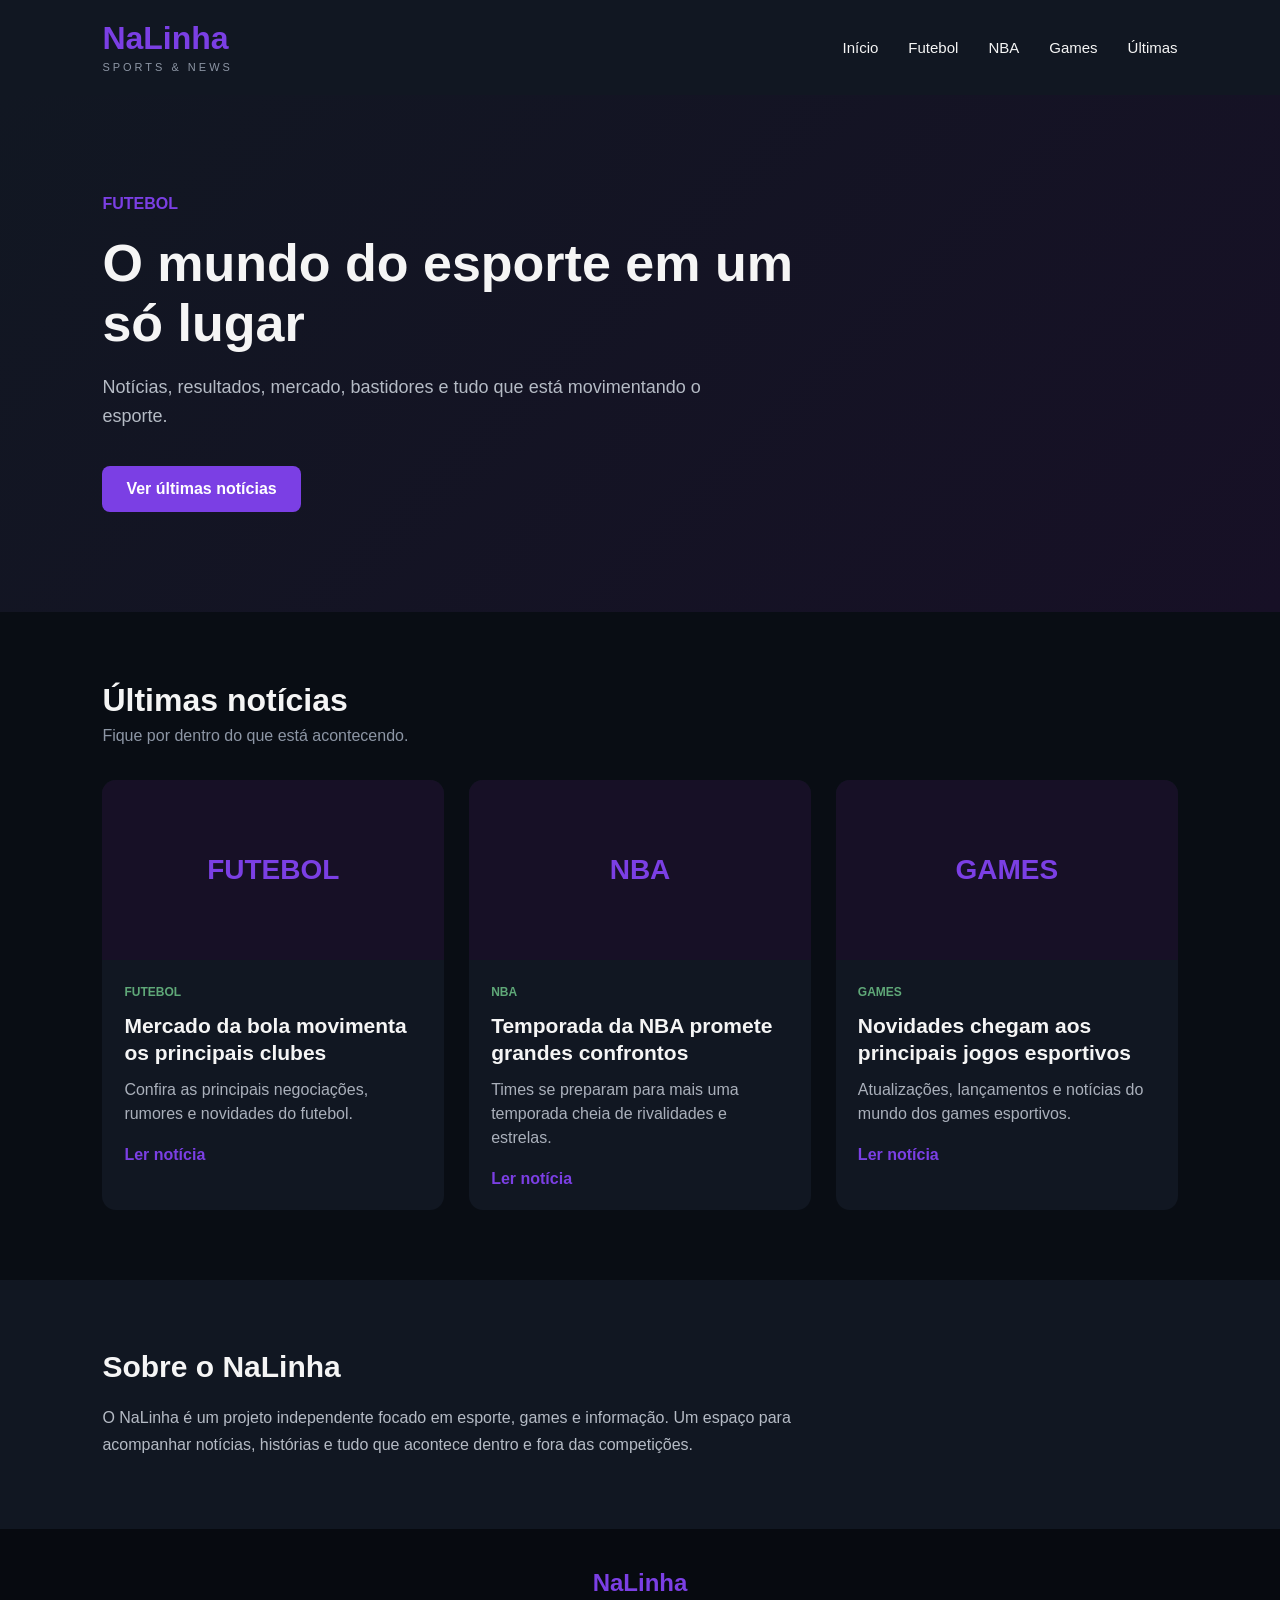
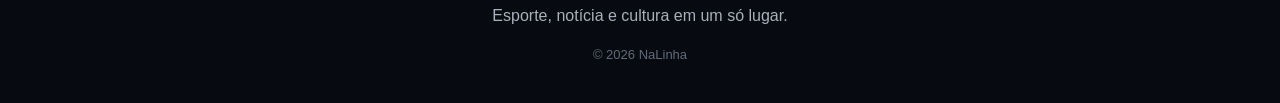
<file: index.html>
<!DOCTYPE html>
<html lang="pt-BR">

<head>
    <meta charset="UTF-8">
    <meta name="viewport" content="width=device-width, initial-scale=1.0">

    <title>NaLinha</title>

    <link rel="stylesheet" href="estilo.css">
</head>

<body>

    <header class="cabecalho">

        <div class="logo">
            <h1>NaLinha</h1>
            <span>SPORTS & NEWS</span>
        </div>

        <nav class="menu">
            <a href="#">Início</a>
            <a href="#">Futebol</a>
            <a href="#">NBA</a>
            <a href="#">Games</a>
            <a href="#">Últimas</a>
        </nav>

    </header>


    <main>

        <section class="destaque">

            <div class="categoria">
                FUTEBOL
            </div>

            <h2>
                O mundo do esporte em um só lugar
            </h2>

            <p>
                Notícias, resultados, mercado, bastidores e tudo que está movimentando o esporte.
            </p>

            <a class="botao" href="#">
                Ver últimas notícias
            </a>

        </section>


        <section class="noticias">

            <div class="titulo-secao">
                <h2>Últimas notícias</h2>
                <p>Fique por dentro do que está acontecendo.</p>
            </div>


            <div class="grade-noticias">

                <article class="card">

                    <div class="imagem-card">
                        FUTEBOL
                    </div>

                    <div class="conteudo-card">

                        <span class="tag">
                            Futebol
                        </span>

                        <h3>
                            Mercado da bola movimenta os principais clubes
                        </h3>

                        <p>
                            Confira as principais negociações, rumores e novidades do futebol.
                        </p>

                        <a href="#">
                            Ler notícia
                        </a>

                    </div>

                </article>


                <article class="card">

                    <div class="imagem-card">
                        NBA
                    </div>

                    <div class="conteudo-card">

                        <span class="tag">
                            NBA
                        </span>

                        <h3>
                            Temporada da NBA promete grandes confrontos
                        </h3>

                        <p>
                            Times se preparam para mais uma temporada cheia de rivalidades e estrelas.
                        </p>

                        <a href="#">
                            Ler notícia
                        </a>

                    </div>

                </article>


                <article class="card">

                    <div class="imagem-card">
                        GAMES
                    </div>

                    <div class="conteudo-card">

                        <span class="tag">
                            Games
                        </span>

                        <h3>
                            Novidades chegam aos principais jogos esportivos
                        </h3>

                        <p>
                            Atualizações, lançamentos e notícias do mundo dos games esportivos.
                        </p>

                        <a href="#">
                            Ler notícia
                        </a>

                    </div>

                </article>

            </div>

        </section>


        <section class="sobre">

            <h2>Sobre o NaLinha</h2>

            <p>
                O NaLinha é um projeto independente focado em esporte, games e informação.
                Um espaço para acompanhar notícias, histórias e tudo que acontece dentro e fora das competições.
            </p>

        </section>

    </main>


    <footer>

        <h2>NaLinha</h2>

        <p>
            Esporte, notícia e cultura em um só lugar.
        </p>

        <span>
            © 2026 NaLinha
        </span>

    </footer>

</body>

</html>
</file>
<file: estilo.css>
* {
    margin: 0;
    padding: 0;
    box-sizing: border-box;
}


body {
    background-color: #090d14;
    color: #f5f5f5;

    font-family: Arial, Helvetica, sans-serif;
}


/* CABEÇALHO */

.cabecalho {
    background-color: #111722;

    display: flex;
    justify-content: space-between;
    align-items: center;

    padding: 20px 8%;
}


.logo h1 {
    color: #7b3fe4;

    font-size: 32px;
}


.logo span {
    color: #8d96a5;

    font-size: 11px;
    letter-spacing: 3px;
}


.menu {
    display: flex;

    gap: 30px;
}


.menu a {
    color: #f5f5f5;

    text-decoration: none;

    font-size: 15px;
}


.menu a:hover {
    color: #7b3fe4;
}


/* DESTAQUE PRINCIPAL */

.destaque {
    min-height: 420px;

    padding: 100px 8%;

    background: linear-gradient(
        135deg,
        #111722,
        #171026
    );
}


.categoria {
    color: #7b3fe4;

    font-weight: bold;

    margin-bottom: 20px;
}


.destaque h2 {
    font-size: 52px;

    max-width: 700px;

    margin-bottom: 20px;
}


.destaque p {
    color: #b5bbc5;

    font-size: 18px;

    max-width: 650px;

    line-height: 1.6;

    margin-bottom: 35px;
}


.botao {
    display: inline-block;

    background-color: #7b3fe4;

    color: white;

    text-decoration: none;

    padding: 14px 24px;

    border-radius: 8px;

    font-weight: bold;
}


.botao:hover {
    background-color: #6930cf;
}


/* ÁREA DE NOTÍCIAS */

.noticias {
    padding: 70px 8%;
}


.titulo-secao {
    margin-bottom: 35px;
}


.titulo-secao h2 {
    font-size: 32px;

    margin-bottom: 8px;
}


.titulo-secao p {
    color: #8d96a5;
}


/* CARDS */

.grade-noticias {
    display: grid;

    grid-template-columns: repeat(3, 1fr);

    gap: 25px;
}


.card {
    background-color: #111722;

    border-radius: 14px;

    overflow: hidden;

    transition: transform 0.2s;
}


.card:hover {
    transform: translateY(-5px);
}


.imagem-card {
    height: 180px;

    background-color: #171026;

    display: flex;

    justify-content: center;
    align-items: center;

    color: #7b3fe4;

    font-size: 28px;

    font-weight: bold;
}


.conteudo-card {
    padding: 22px;
}


.tag {
    color: #5fa878;

    font-size: 12px;

    font-weight: bold;

    text-transform: uppercase;
}


.conteudo-card h3 {
    margin-top: 12px;

    margin-bottom: 12px;

    font-size: 21px;

    line-height: 1.3;
}


.conteudo-card p {
    color: #aab0bb;

    line-height: 1.5;

    margin-bottom: 20px;
}


.conteudo-card a {
    color: #7b3fe4;

    text-decoration: none;

    font-weight: bold;
}


/* SOBRE */

.sobre {
    background-color: #111722;

    padding: 70px 8%;
}


.sobre h2 {
    font-size: 30px;

    margin-bottom: 20px;
}


.sobre p {
    color: #b5bbc5;

    max-width: 750px;

    line-height: 1.7;
}


/* RODAPÉ */

footer {
    padding: 40px 8%;

    text-align: center;

    background-color: #070a10;
}


footer h2 {
    color: #7b3fe4;

    margin-bottom: 10px;
}


footer p {
    color: #aab0bb;

    margin-bottom: 20px;
}


footer span {
    color: #626b78;

    font-size: 13px;
}


/* CELULAR */

@media (max-width: 800px) {

    .cabecalho {
        flex-direction: column;

        gap: 20px;
    }


    .menu {
        flex-wrap: wrap;

        justify-content: center;

        gap: 15px;
    }


    .destaque h2 {
        font-size: 38px;
    }


    .grade-noticias {
        grid-template-columns: 1fr;
    }

}
</file>
